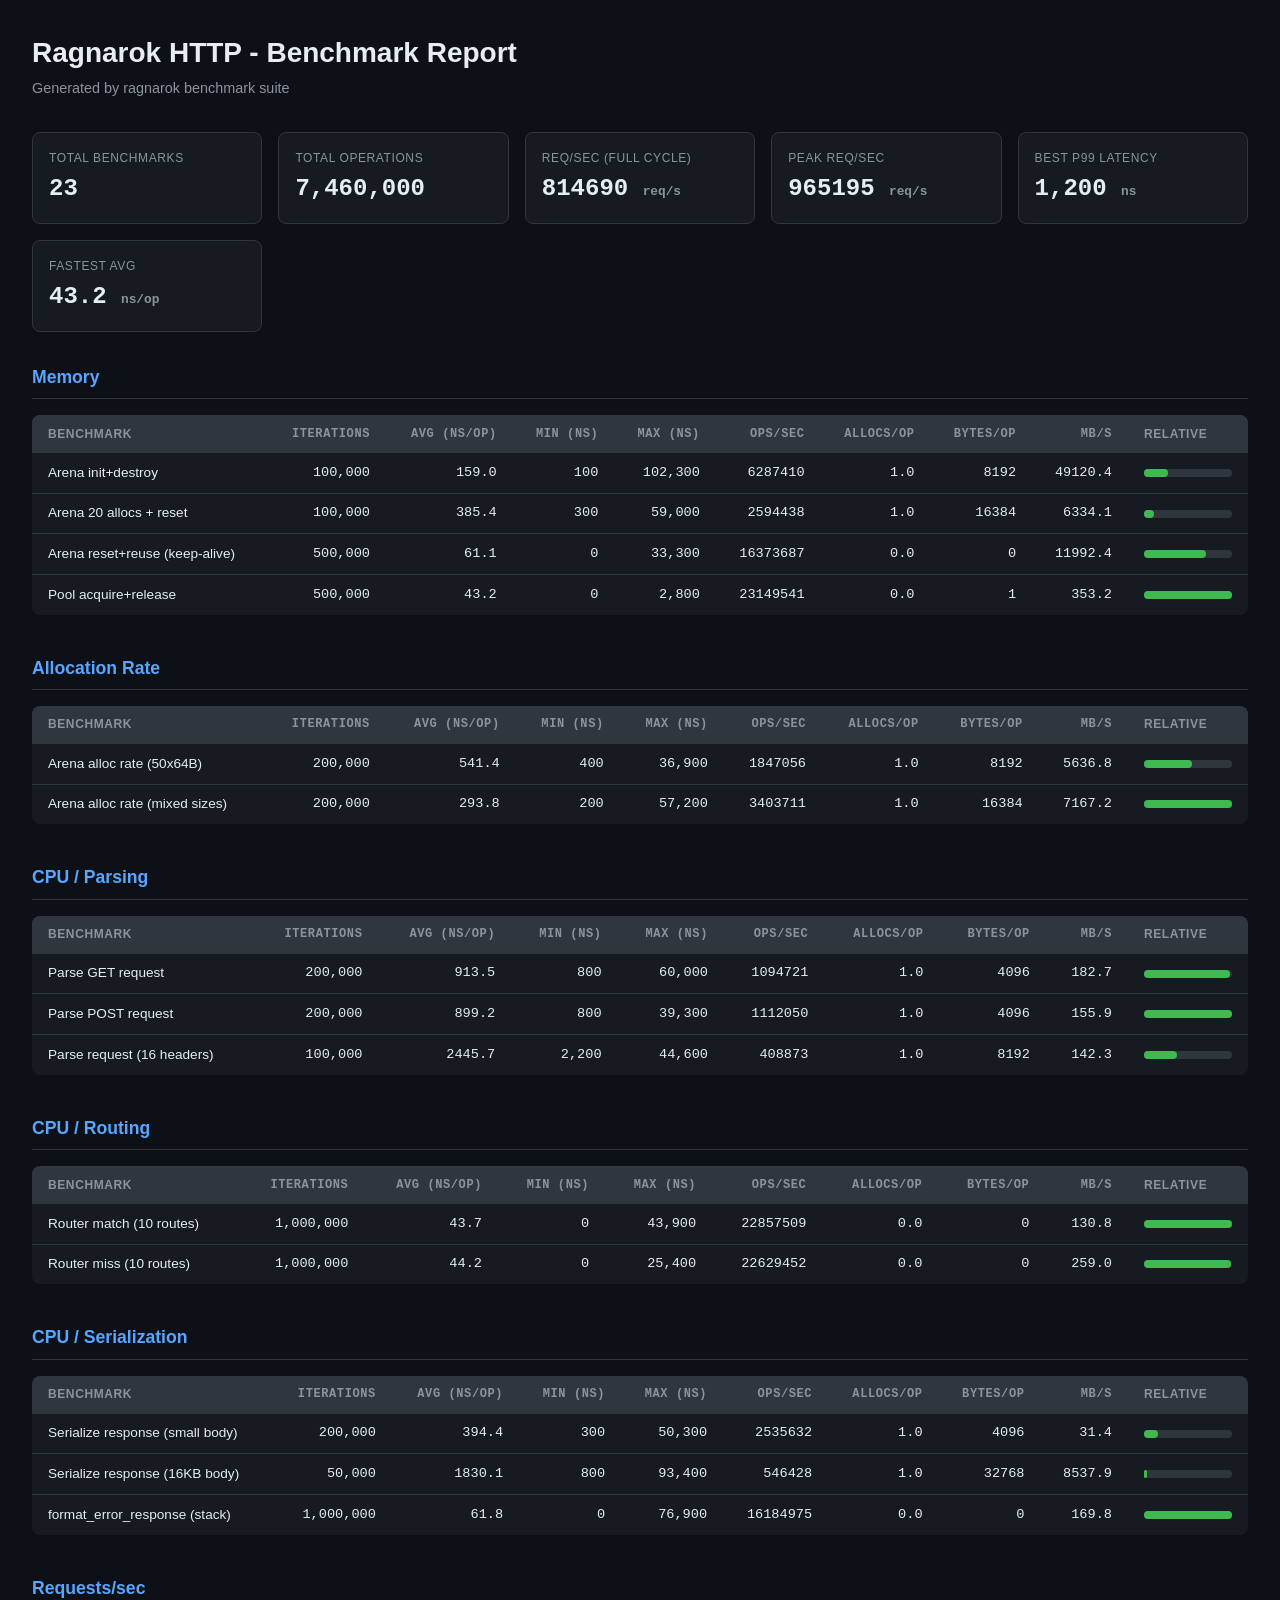
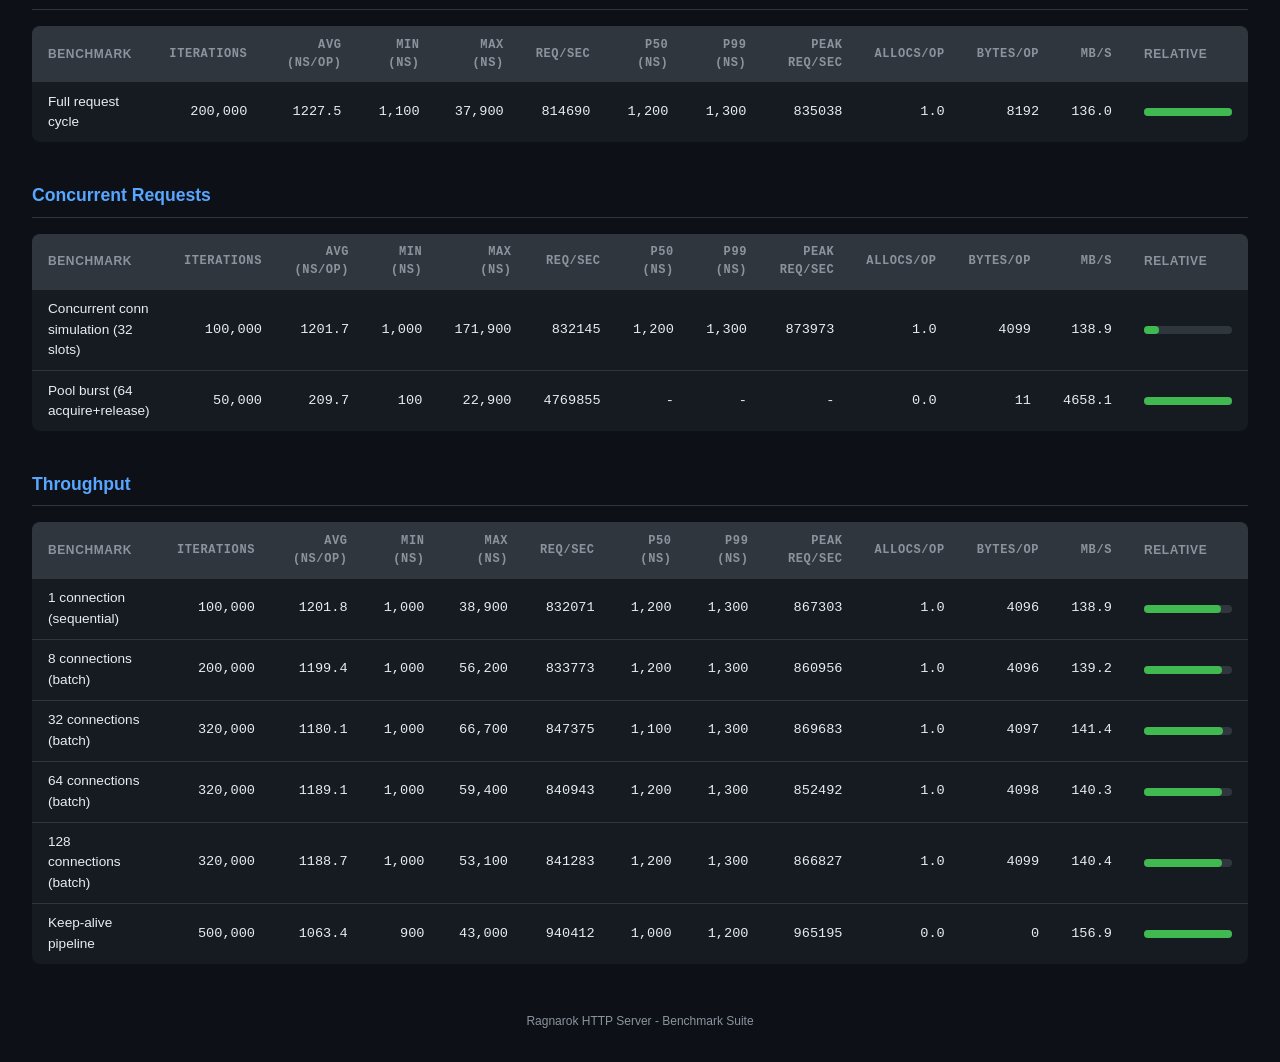
<file: benchmark_report.html>
<!DOCTYPE html>
<html lang="en">
<head>
<meta charset="UTF-8">
<meta name="viewport" content="width=device-width, initial-scale=1.0">
<title>Ragnarok HTTP - Benchmark Report</title>
<style>
  :root {
    --bg: #0d1117; --surface: #161b22; --border: #30363d;
    --text: #e6edf3; --muted: #8b949e; --accent: #58a6ff;
    --green: #3fb950; --orange: #d29922; --red: #f85149;
  }
  * { margin: 0; padding: 0; box-sizing: border-box; }
  body {
    font-family: -apple-system, BlinkMacSystemFont, 'Segoe UI', Helvetica, Arial, sans-serif;
    background: var(--bg); color: var(--text); padding: 2rem; line-height: 1.5;
  }
  h1 { font-size: 1.75rem; margin-bottom: 0.25rem; }
  .subtitle { color: var(--muted); margin-bottom: 2rem; font-size: 0.9rem; }
  .category { margin-bottom: 2.5rem; }
  .category h2 {
    font-size: 1.1rem; color: var(--accent); border-bottom: 1px solid var(--border);
    padding-bottom: 0.5rem; margin-bottom: 1rem;
  }
  table {
    width: 100%; border-collapse: collapse; font-size: 0.85rem;
    background: var(--surface); border-radius: 8px; overflow: hidden;
  }
  th {
    text-align: left; padding: 0.6rem 1rem; background: var(--border);
    color: var(--muted); font-weight: 600; font-size: 0.75rem;
    text-transform: uppercase; letter-spacing: 0.05em;
  }
  td { padding: 0.6rem 1rem; border-top: 1px solid var(--border); }
  tr:hover td { background: rgba(88,166,255,0.04); }
  .num { text-align: right; font-variant-numeric: tabular-nums; font-family: 'SF Mono', 'Cascadia Code', Consolas, monospace; }
  .bar-cell { width: 120px; }
  .bar-bg { background: var(--border); border-radius: 4px; height: 8px; }
  .bar-fill { height: 8px; border-radius: 4px; background: var(--green); }
  .summary-grid {
    display: grid; grid-template-columns: repeat(auto-fit, minmax(200px, 1fr));
    gap: 1rem; margin-bottom: 2rem;
  }
  .card {
    background: var(--surface); border: 1px solid var(--border);
    border-radius: 8px; padding: 1rem;
  }
  .card .label { font-size: 0.75rem; color: var(--muted); text-transform: uppercase; letter-spacing: 0.05em; }
  .card .value { font-size: 1.5rem; font-weight: 700; margin-top: 0.25rem; font-family: 'SF Mono', 'Cascadia Code', Consolas, monospace; }
  .card .unit  { font-size: 0.8rem; color: var(--muted); }
  footer { margin-top: 3rem; color: var(--muted); font-size: 0.75rem; text-align: center; }
</style>
</head>
<body>
<h1>Ragnarok HTTP - Benchmark Report</h1>
<p class="subtitle">Generated by ragnarok benchmark suite</p>
<div class="summary-grid"><div class="card"><div class="label">Total Benchmarks</div><div class="value">23</div></div><div class="card"><div class="label">Total Operations</div><div class="value">7,460,000</div></div><div class="card"><div class="label">Req/sec (full cycle)</div><div class="value">814690 <span class="unit">req/s</span></div></div><div class="card"><div class="label">Peak Req/sec</div><div class="value">965195 <span class="unit">req/s</span></div></div><div class="card"><div class="label">Best P99 Latency</div><div class="value">1,200 <span class="unit">ns</span></div></div><div class="card"><div class="label">Fastest Avg</div><div class="value">43.2 <span class="unit">ns/op</span></div></div></div><div class="category"><h2>Memory</h2><table><thead><tr><th>Benchmark</th><th class="num">Iterations</th><th class="num">Avg (ns/op)</th><th class="num">Min (ns)</th><th class="num">Max (ns)</th><th class="num">Ops/sec</th><th class="num">Allocs/op</th><th class="num">Bytes/op</th><th class="num">MB/s</th><th class="bar-cell">Relative</th></tr></thead><tbody><tr><td>Arena init+destroy</td><td class="num">100,000</td><td class="num">159.0</td><td class="num">100</td><td class="num">102,300</td><td class="num">6287410</td><td class="num">1.0</td><td class="num">8192</td><td class="num">49120.4</td><td class="bar-cell"><div class="bar-bg"><div class="bar-fill" style="width:27%"></div></div></td></tr><tr><td>Arena 20 allocs + reset</td><td class="num">100,000</td><td class="num">385.4</td><td class="num">300</td><td class="num">59,000</td><td class="num">2594438</td><td class="num">1.0</td><td class="num">16384</td><td class="num">6334.1</td><td class="bar-cell"><div class="bar-bg"><div class="bar-fill" style="width:11%"></div></div></td></tr><tr><td>Arena reset+reuse (keep-alive)</td><td class="num">500,000</td><td class="num">61.1</td><td class="num">0</td><td class="num">33,300</td><td class="num">16373687</td><td class="num">0.0</td><td class="num">0</td><td class="num">11992.4</td><td class="bar-cell"><div class="bar-bg"><div class="bar-fill" style="width:71%"></div></div></td></tr><tr><td>Pool acquire+release</td><td class="num">500,000</td><td class="num">43.2</td><td class="num">0</td><td class="num">2,800</td><td class="num">23149541</td><td class="num">0.0</td><td class="num">1</td><td class="num">353.2</td><td class="bar-cell"><div class="bar-bg"><div class="bar-fill" style="width:100%"></div></div></td></tr></tbody></table></div><div class="category"><h2>Allocation Rate</h2><table><thead><tr><th>Benchmark</th><th class="num">Iterations</th><th class="num">Avg (ns/op)</th><th class="num">Min (ns)</th><th class="num">Max (ns)</th><th class="num">Ops/sec</th><th class="num">Allocs/op</th><th class="num">Bytes/op</th><th class="num">MB/s</th><th class="bar-cell">Relative</th></tr></thead><tbody><tr><td>Arena alloc rate (50x64B)</td><td class="num">200,000</td><td class="num">541.4</td><td class="num">400</td><td class="num">36,900</td><td class="num">1847056</td><td class="num">1.0</td><td class="num">8192</td><td class="num">5636.8</td><td class="bar-cell"><div class="bar-bg"><div class="bar-fill" style="width:54%"></div></div></td></tr><tr><td>Arena alloc rate (mixed sizes)</td><td class="num">200,000</td><td class="num">293.8</td><td class="num">200</td><td class="num">57,200</td><td class="num">3403711</td><td class="num">1.0</td><td class="num">16384</td><td class="num">7167.2</td><td class="bar-cell"><div class="bar-bg"><div class="bar-fill" style="width:100%"></div></div></td></tr></tbody></table></div><div class="category"><h2>CPU / Parsing</h2><table><thead><tr><th>Benchmark</th><th class="num">Iterations</th><th class="num">Avg (ns/op)</th><th class="num">Min (ns)</th><th class="num">Max (ns)</th><th class="num">Ops/sec</th><th class="num">Allocs/op</th><th class="num">Bytes/op</th><th class="num">MB/s</th><th class="bar-cell">Relative</th></tr></thead><tbody><tr><td>Parse GET request</td><td class="num">200,000</td><td class="num">913.5</td><td class="num">800</td><td class="num">60,000</td><td class="num">1094721</td><td class="num">1.0</td><td class="num">4096</td><td class="num">182.7</td><td class="bar-cell"><div class="bar-bg"><div class="bar-fill" style="width:98%"></div></div></td></tr><tr><td>Parse POST request</td><td class="num">200,000</td><td class="num">899.2</td><td class="num">800</td><td class="num">39,300</td><td class="num">1112050</td><td class="num">1.0</td><td class="num">4096</td><td class="num">155.9</td><td class="bar-cell"><div class="bar-bg"><div class="bar-fill" style="width:100%"></div></div></td></tr><tr><td>Parse request (16 headers)</td><td class="num">100,000</td><td class="num">2445.7</td><td class="num">2,200</td><td class="num">44,600</td><td class="num">408873</td><td class="num">1.0</td><td class="num">8192</td><td class="num">142.3</td><td class="bar-cell"><div class="bar-bg"><div class="bar-fill" style="width:37%"></div></div></td></tr></tbody></table></div><div class="category"><h2>CPU / Routing</h2><table><thead><tr><th>Benchmark</th><th class="num">Iterations</th><th class="num">Avg (ns/op)</th><th class="num">Min (ns)</th><th class="num">Max (ns)</th><th class="num">Ops/sec</th><th class="num">Allocs/op</th><th class="num">Bytes/op</th><th class="num">MB/s</th><th class="bar-cell">Relative</th></tr></thead><tbody><tr><td>Router match (10 routes)</td><td class="num">1,000,000</td><td class="num">43.7</td><td class="num">0</td><td class="num">43,900</td><td class="num">22857509</td><td class="num">0.0</td><td class="num">0</td><td class="num">130.8</td><td class="bar-cell"><div class="bar-bg"><div class="bar-fill" style="width:100%"></div></div></td></tr><tr><td>Router miss (10 routes)</td><td class="num">1,000,000</td><td class="num">44.2</td><td class="num">0</td><td class="num">25,400</td><td class="num">22629452</td><td class="num">0.0</td><td class="num">0</td><td class="num">259.0</td><td class="bar-cell"><div class="bar-bg"><div class="bar-fill" style="width:99%"></div></div></td></tr></tbody></table></div><div class="category"><h2>CPU / Serialization</h2><table><thead><tr><th>Benchmark</th><th class="num">Iterations</th><th class="num">Avg (ns/op)</th><th class="num">Min (ns)</th><th class="num">Max (ns)</th><th class="num">Ops/sec</th><th class="num">Allocs/op</th><th class="num">Bytes/op</th><th class="num">MB/s</th><th class="bar-cell">Relative</th></tr></thead><tbody><tr><td>Serialize response (small body)</td><td class="num">200,000</td><td class="num">394.4</td><td class="num">300</td><td class="num">50,300</td><td class="num">2535632</td><td class="num">1.0</td><td class="num">4096</td><td class="num">31.4</td><td class="bar-cell"><div class="bar-bg"><div class="bar-fill" style="width:16%"></div></div></td></tr><tr><td>Serialize response (16KB body)</td><td class="num">50,000</td><td class="num">1830.1</td><td class="num">800</td><td class="num">93,400</td><td class="num">546428</td><td class="num">1.0</td><td class="num">32768</td><td class="num">8537.9</td><td class="bar-cell"><div class="bar-bg"><div class="bar-fill" style="width:3%"></div></div></td></tr><tr><td>format_error_response (stack)</td><td class="num">1,000,000</td><td class="num">61.8</td><td class="num">0</td><td class="num">76,900</td><td class="num">16184975</td><td class="num">0.0</td><td class="num">0</td><td class="num">169.8</td><td class="bar-cell"><div class="bar-bg"><div class="bar-fill" style="width:100%"></div></div></td></tr></tbody></table></div><div class="category"><h2>Requests/sec</h2><table><thead><tr><th>Benchmark</th><th class="num">Iterations</th><th class="num">Avg (ns/op)</th><th class="num">Min (ns)</th><th class="num">Max (ns)</th><th class="num">Req/sec</th><th class="num">P50 (ns)</th><th class="num">P99 (ns)</th><th class="num">Peak Req/sec</th><th class="num">Allocs/op</th><th class="num">Bytes/op</th><th class="num">MB/s</th><th class="bar-cell">Relative</th></tr></thead><tbody><tr><td>Full request cycle</td><td class="num">200,000</td><td class="num">1227.5</td><td class="num">1,100</td><td class="num">37,900</td><td class="num">814690</td><td class="num">1,200</td><td class="num">1,300</td><td class="num">835038</td><td class="num">1.0</td><td class="num">8192</td><td class="num">136.0</td><td class="bar-cell"><div class="bar-bg"><div class="bar-fill" style="width:100%"></div></div></td></tr></tbody></table></div><div class="category"><h2>Concurrent Requests</h2><table><thead><tr><th>Benchmark</th><th class="num">Iterations</th><th class="num">Avg (ns/op)</th><th class="num">Min (ns)</th><th class="num">Max (ns)</th><th class="num">Req/sec</th><th class="num">P50 (ns)</th><th class="num">P99 (ns)</th><th class="num">Peak Req/sec</th><th class="num">Allocs/op</th><th class="num">Bytes/op</th><th class="num">MB/s</th><th class="bar-cell">Relative</th></tr></thead><tbody><tr><td>Concurrent conn simulation (32 slots)</td><td class="num">100,000</td><td class="num">1201.7</td><td class="num">1,000</td><td class="num">171,900</td><td class="num">832145</td><td class="num">1,200</td><td class="num">1,300</td><td class="num">873973</td><td class="num">1.0</td><td class="num">4099</td><td class="num">138.9</td><td class="bar-cell"><div class="bar-bg"><div class="bar-fill" style="width:17%"></div></div></td></tr><tr><td>Pool burst (64 acquire+release)</td><td class="num">50,000</td><td class="num">209.7</td><td class="num">100</td><td class="num">22,900</td><td class="num">4769855</td><td class="num">-</td><td class="num">-</td><td class="num">-</td><td class="num">0.0</td><td class="num">11</td><td class="num">4658.1</td><td class="bar-cell"><div class="bar-bg"><div class="bar-fill" style="width:100%"></div></div></td></tr></tbody></table></div><div class="category"><h2>Throughput</h2><table><thead><tr><th>Benchmark</th><th class="num">Iterations</th><th class="num">Avg (ns/op)</th><th class="num">Min (ns)</th><th class="num">Max (ns)</th><th class="num">Req/sec</th><th class="num">P50 (ns)</th><th class="num">P99 (ns)</th><th class="num">Peak Req/sec</th><th class="num">Allocs/op</th><th class="num">Bytes/op</th><th class="num">MB/s</th><th class="bar-cell">Relative</th></tr></thead><tbody><tr><td>1 connection (sequential)</td><td class="num">100,000</td><td class="num">1201.8</td><td class="num">1,000</td><td class="num">38,900</td><td class="num">832071</td><td class="num">1,200</td><td class="num">1,300</td><td class="num">867303</td><td class="num">1.0</td><td class="num">4096</td><td class="num">138.9</td><td class="bar-cell"><div class="bar-bg"><div class="bar-fill" style="width:88%"></div></div></td></tr><tr><td>8 connections (batch)</td><td class="num">200,000</td><td class="num">1199.4</td><td class="num">1,000</td><td class="num">56,200</td><td class="num">833773</td><td class="num">1,200</td><td class="num">1,300</td><td class="num">860956</td><td class="num">1.0</td><td class="num">4096</td><td class="num">139.2</td><td class="bar-cell"><div class="bar-bg"><div class="bar-fill" style="width:89%"></div></div></td></tr><tr><td>32 connections (batch)</td><td class="num">320,000</td><td class="num">1180.1</td><td class="num">1,000</td><td class="num">66,700</td><td class="num">847375</td><td class="num">1,100</td><td class="num">1,300</td><td class="num">869683</td><td class="num">1.0</td><td class="num">4097</td><td class="num">141.4</td><td class="bar-cell"><div class="bar-bg"><div class="bar-fill" style="width:90%"></div></div></td></tr><tr><td>64 connections (batch)</td><td class="num">320,000</td><td class="num">1189.1</td><td class="num">1,000</td><td class="num">59,400</td><td class="num">840943</td><td class="num">1,200</td><td class="num">1,300</td><td class="num">852492</td><td class="num">1.0</td><td class="num">4098</td><td class="num">140.3</td><td class="bar-cell"><div class="bar-bg"><div class="bar-fill" style="width:89%"></div></div></td></tr><tr><td>128 connections (batch)</td><td class="num">320,000</td><td class="num">1188.7</td><td class="num">1,000</td><td class="num">53,100</td><td class="num">841283</td><td class="num">1,200</td><td class="num">1,300</td><td class="num">866827</td><td class="num">1.0</td><td class="num">4099</td><td class="num">140.4</td><td class="bar-cell"><div class="bar-bg"><div class="bar-fill" style="width:89%"></div></div></td></tr><tr><td>Keep-alive pipeline</td><td class="num">500,000</td><td class="num">1063.4</td><td class="num">900</td><td class="num">43,000</td><td class="num">940412</td><td class="num">1,000</td><td class="num">1,200</td><td class="num">965195</td><td class="num">0.0</td><td class="num">0</td><td class="num">156.9</td><td class="bar-cell"><div class="bar-bg"><div class="bar-fill" style="width:100%"></div></div></td></tr></tbody></table></div><footer>Ragnarok HTTP Server - Benchmark Suite</footer></body></html>
</file>
